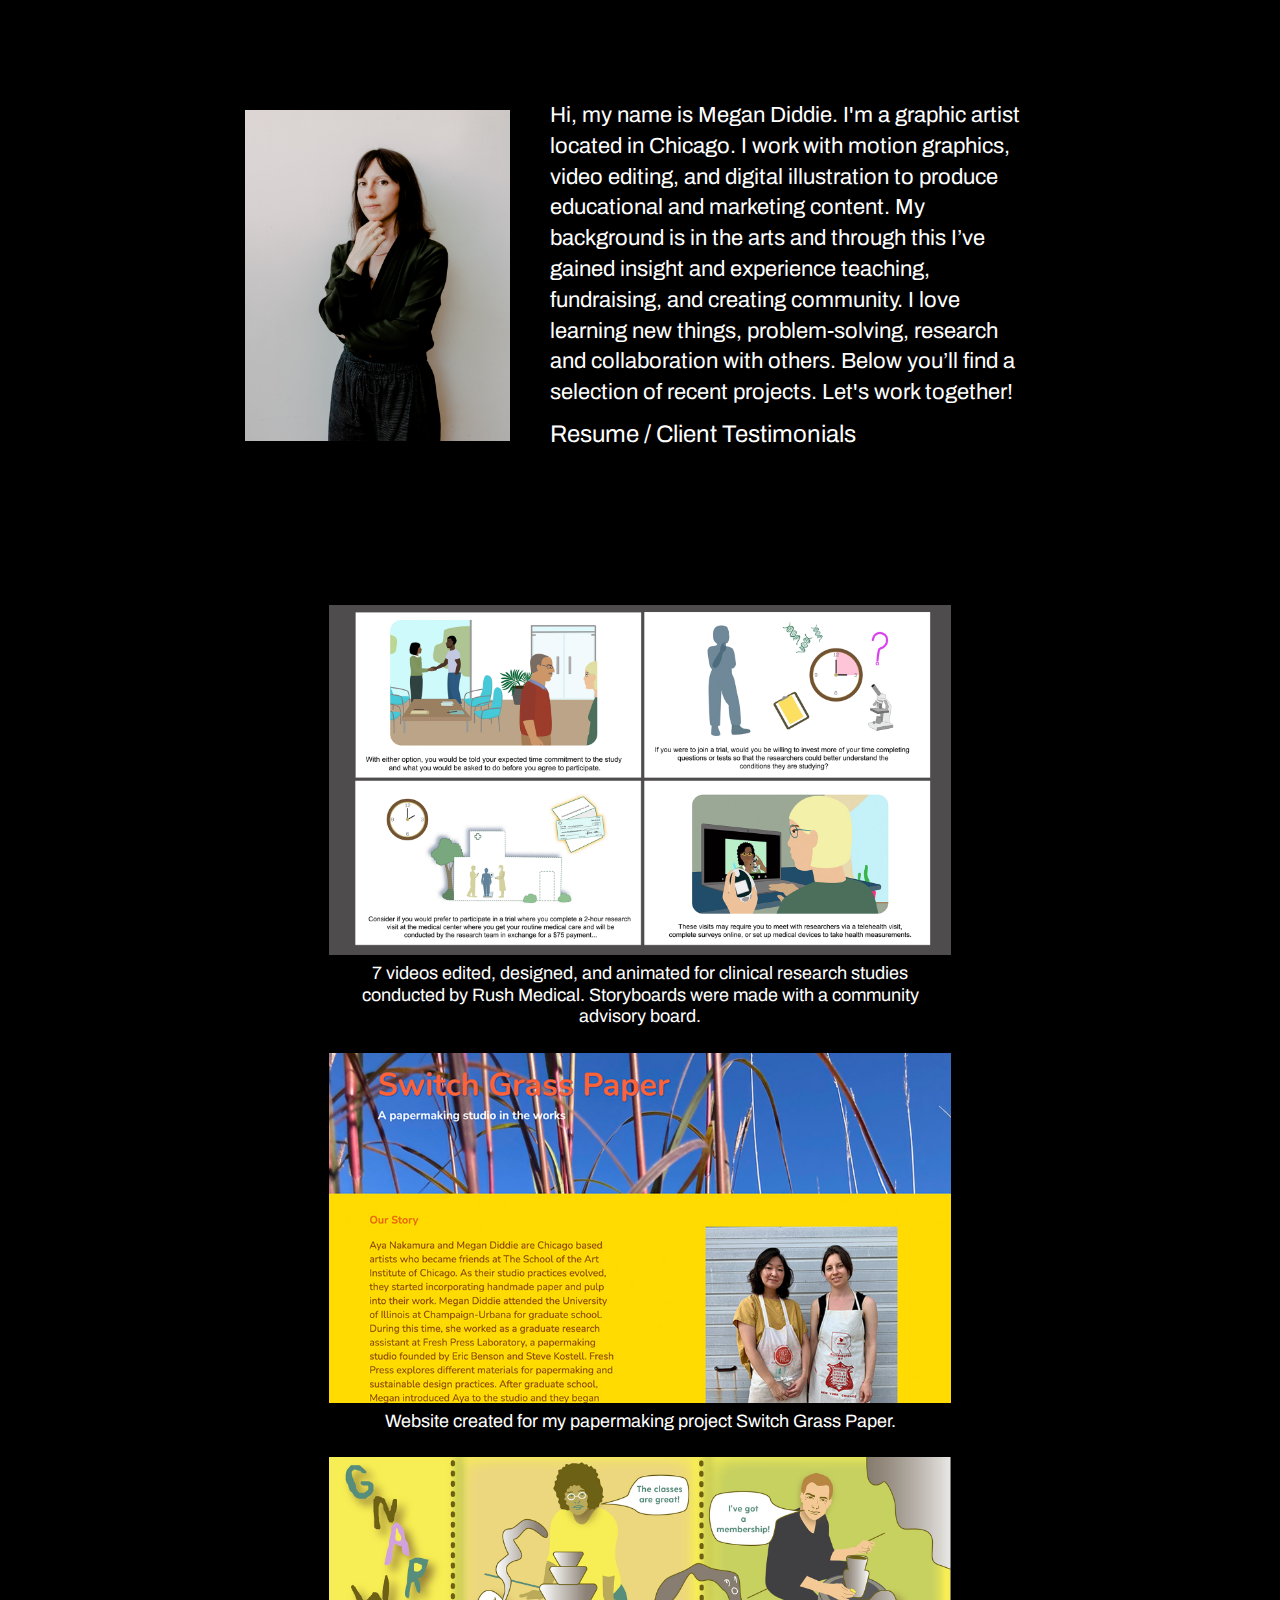
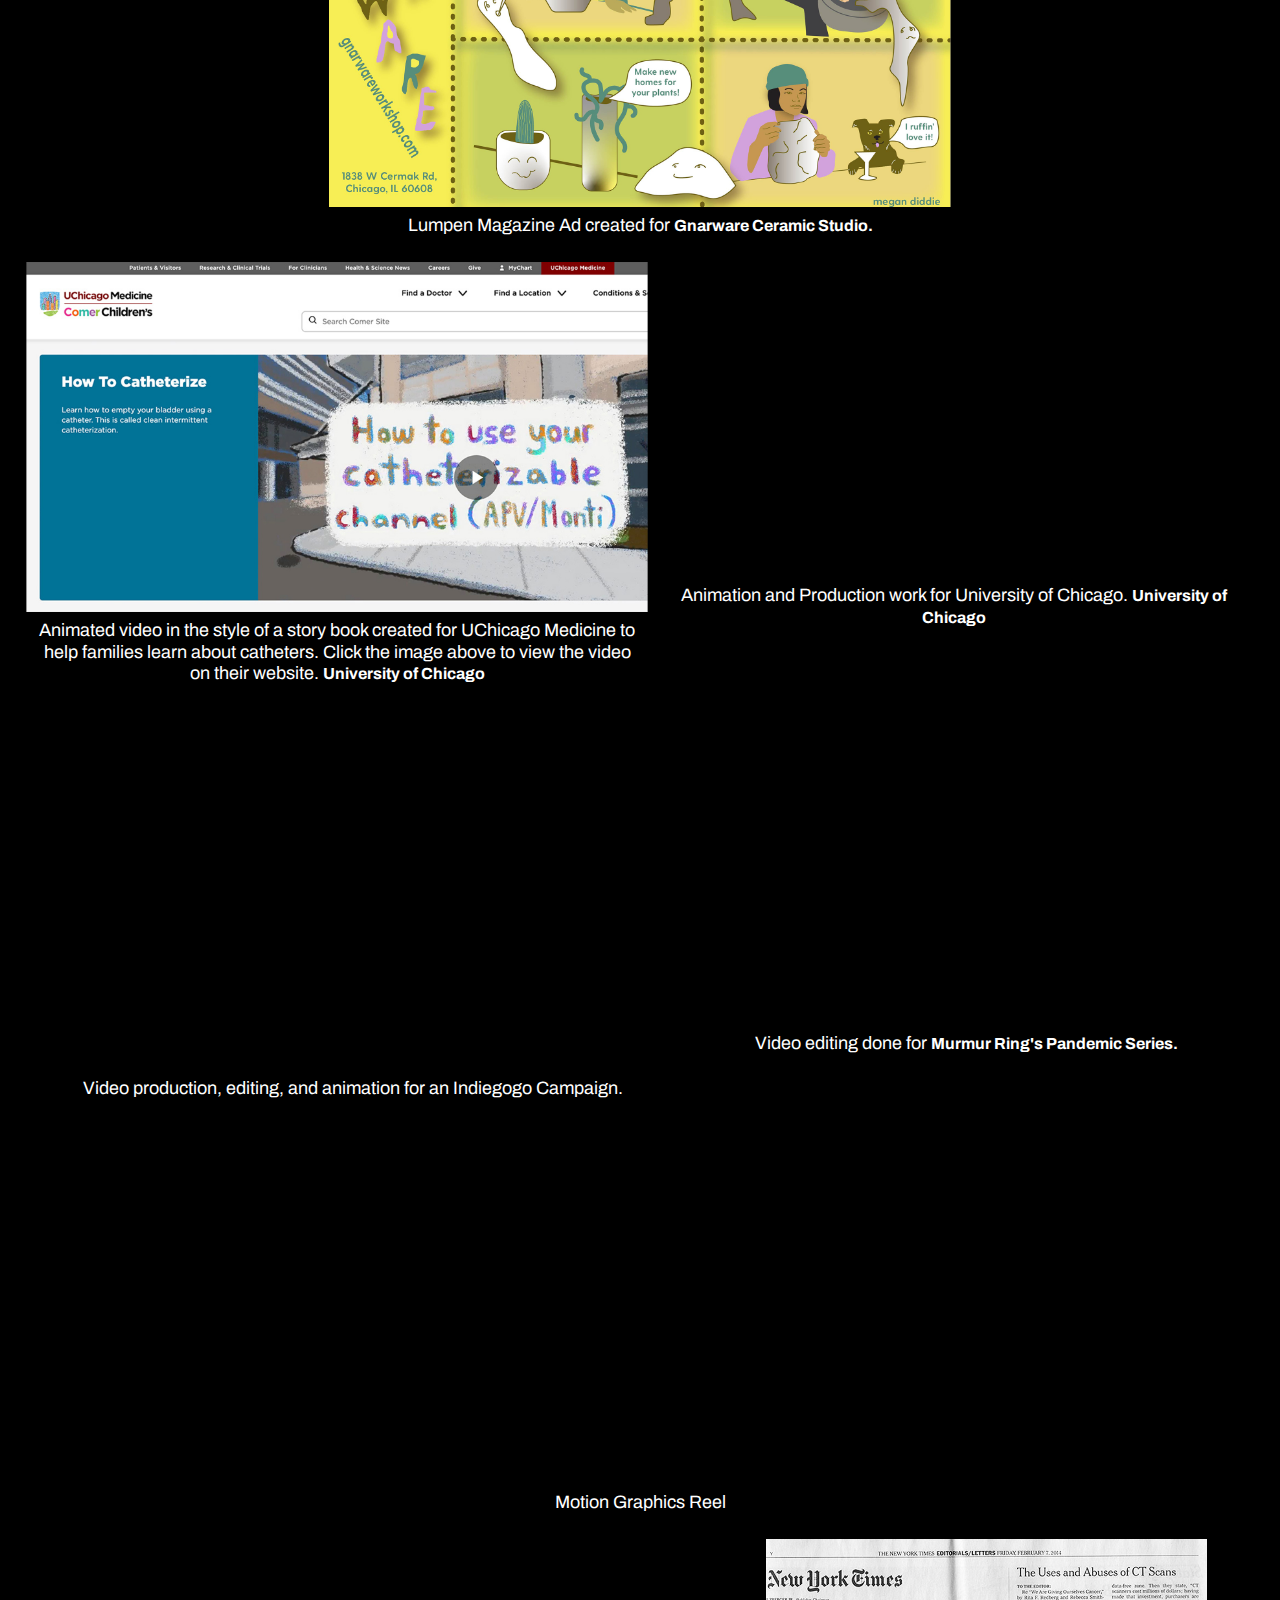
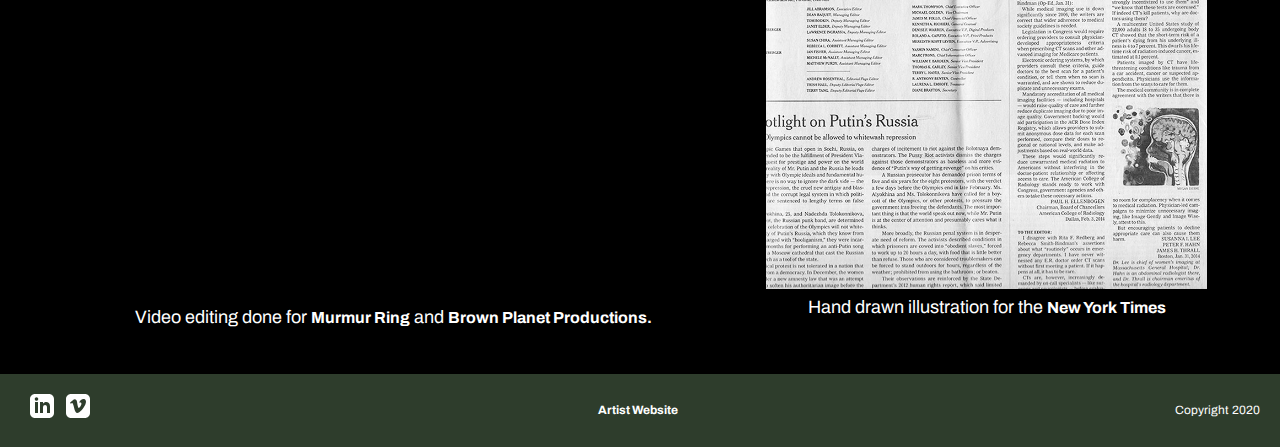
<file: index.html>
<!doctype html>
<html>
    <head>
        <title>Megan Diddie's Design Site</title>

        <link rel="preconnect" href="https://fonts.googleapis.com">
        <link rel="preconnect" href="https://fonts.gstatic.com" crossorigin>
        <link href="https://fonts.googleapis.com/css2?family=Archivo:ital,wght@0,100..900;1,100..900&display=swap" rel="stylesheet">

        <meta charset="utf-8"/>
        <link href="style.css" rel="stylesheet" type="text/css"/>
        <meta name="viewport" content="width=device-width, initial-scale=1">


       
        
    </head>
    <body>
    
        <!-- <header>
       <div> <img src="logo_site.svg"> </div>
        <div><h1> Megan Diddie </h1></div>
        <div> <h1>megan.diddie@gmail.com</h1></div> -->
       
           
            <!-- <p>
               Visual communicator working with illustration, video, motion graphics, and design. Kindly send inquiries to : megan.diddie@gmail.com -->
            <!-- </p> -->
<!--   
        </header> -->
                   
           
<section class="main content">

        <!-- <div class="work">
                <h2>Video</h2>
                <p>Adobe After Effects + Premiere + Illustrator + Stop Motion Animation</p>
                </div>
                
            <section class="motion-graphics"> -->
    
                        <!-- <div>
                            <iframe src="https://player.vimeo.com/video/536561238?badge=0&amp;autopause=0&amp;player_id=0&amp;app_id=58479" width="640" height="360" frameborder="0" allow="autoplay; fullscreen; picture-in-picture" allowfullscreen title="REEL_1.mp4"></iframe>
                            <p>Motion Graphics Reel</p>
                        </div>
                         -->
    
            <!-- </section>

            <section class="motion-graphics">
    
                    <div>
                        <iframe width="640" height="360" src="https://www.youtube.com/embed/6s6gB87uG4Y" title="YouTube video player" frameborder="0" allow="accelerometer; autoplay; clipboard-write; encrypted-media; gyroscope; picture-in-picture" allowfullscreen title="design museum video"></iframe>
                        <p>Sample of video editing done for Murmur Ring and Brown Planet Productions</p>
                    </div>

            </section>
     -->
    
            <!-- <section class="motion-graphics-mobile">
                    <div>
                                <iframe src="https://player.vimeo.com/video/536561238?badge=0&amp;autopause=0&amp;player_id=0&amp;app_id=58479" width="100%" height="100%" frameborder="0" allow="autoplay; fullscreen; picture-in-picture" allowfullscreen title="REEL_1.mp4"></iframe>
                    </div>

            </section>

            <section class="motion-graphics-mobile">
    
                    <div>
                                <iframe width="100%" height="100%" src="https://www.youtube.com/embed/6s6gB87uG4Y" title="YouTube video player" frameborder="0" allow="accelerometer; autoplay; clipboard-write; encrypted-media; gyroscope; picture-in-picture" allowfullscreen title="design museum video"></iframe>
                    </div>

            </section> -->
   
        <!-- <div class="work">
        <h2>Megan Diddie</h2>
        <div class="resume">
            <a href="resume.html" target="_blank">Resume /</a>
            <a href="testimonials.html" target="_blank">Client Testimonials</a>
         </div> -->


         <header>
            
            
       
     
        <section class ="about"> 


        <div class ="profileimg">
            <img src="About/profile_1.jpg">
        </div>
        
        <div class = "abouttext">
        <h1>Hi, my name is Megan Diddie. I'm a graphic artist located in Chicago. I work with motion graphics, video editing, and digital illustration to produce educational and marketing content. My background is in the arts and through this I’ve gained insight and experience teaching, fundraising, and creating community. I love learning new things, problem-solving, research and collaboration with others. Below you’ll find a selection of recent projects.  Let's work together!
        </h1>
        <nav>
                <a href="resume.html" target="_blank">Resume /</a>
                <a href="testimonials.html" target="_blank">Client Testimonials</a>
        </nav>
        </div>

      
        <!-- <div class="skill"> -->
            <!-- <h4>Skill Highlights</h4> -->
        <!-- <h1>
            Adobe Suite<br>
            Video editing and production<br>
            Teaching and instruction<br>
            Story Boarding<br>
            Animation <br>
            Illustration<br>
            Klaviyo<br>
            Shopify<br>
           

        </h1>
        </div> -->

        <!-- </section> -->
  

    </header>
       


       
            <section class="worksample">


            <div class ="sample">
            <a href="https://www.rush.edu/"><img src="MotionGraphics/rush_storyboard.jpg"></a>
            <div><p> 7 videos edited, designed, and animated for clinical research studies conducted by Rush Medical. Storyboards were made with a community advisory board.</p></div>
            </div>


            <div class ="sample">
            <a href="https://www.switchgrasspaper.com/"><img src="MotionGraphics/site.jpg"></a>
            <div><p> Website created for my papermaking project Switch Grass Paper.</p></div>
            </div>
    



                


                    <div class="sample">
                        <img src="Print/print_7.jpg" />
                        <div><p>Lumpen Magazine Ad created for <a href="https://www.gnarwareworkshop.com/" target="_blank">Gnarware Ceramic Studio.</a></p></div>
                         </div>


                <div class ="sample">
                <a href="https://www.uchicagomedicine.org/comer/conditions-services/urology"><img src="MotionGraphics/cath.jpg"></a>
                <div><p> Animated video in the style of a story book created for UChicago Medicine to help families learn about catheters. Click the image above to view the video on their website. <a href="https://www.uchicagomedicine.org/comer/conditions-services/urology" target="_blank">University of Chicago</a> </p></div>
                </div>

             
                <div class ="sample">
                    <iframe width="560" height="315" src="https://www.youtube.com/embed/xkGCLG7RIts?si=fcdJmjs-YiCV1SCk" title="YouTube video player" frameborder="0" allow="accelerometer; autoplay; clipboard-write; encrypted-media; gyroscope; picture-in-picture; web-share" referrerpolicy="strict-origin-when-cross-origin" allowfullscreen></iframe>
                    <div><p> Animation and Production work for University of Chicago. <a href="https://www.uchicago.edu/en" target="_blank">University of Chicago</a> </p></div>
                    </div>

              

                <div class = "sample">
                <iframe src="https://player.vimeo.com/video/807694525?h=3da297ae3d&amp;badge=0&amp;autopause=0&amp;player_id=0&amp;app_id=58479" width="640" height="360" frameborder="0"  allow="autoplay; fullscreen; picture-in-picture" allowfullscreen title="Switch Grass Fundraiser" p style="padding:10px;"></iframe>
                <div><p>Video production, editing, and animation for an Indiegogo Campaign.</p></div>
                </div>



                <div class ="sample">
                <iframe width="560" height="315" src="https://www.youtube.com/embed/7_dpgSLp65A" title="YouTube video player" frameborder="0" allow="accelerometer; autoplay; clipboard-write; encrypted-media; gyroscope; picture-in-picture" allowfullscreen title="Adriana Video"></iframe>
                 <div><p>Video editing done for <a href="https://www.murmur-ring.com/stories/pandemic-series" target="_blank">Murmur Ring's Pandemic Series.</a> </p></div>
                </div>

                
            
                <div class = "sample">
                <iframe src="https://player.vimeo.com/video/536561238?badge=0&amp;autopause=0&amp;player_id=0&amp;app_id=58479" width="640" height="360" frameborder="0" allow="autoplay; fullscreen; picture-in-picture" allowfullscreen title="REEL_1.mp4" p style="padding:10px;"></iframe>
                <div><p>Motion Graphics Reel</p></div>
                </div>


           

                 <div class ="sample">
                <iframe width="640" height="360" src="https://www.youtube.com/embed/6s6gB87uG4Y" title="YouTube video player" frameborder="0" allow="accelerometer; autoplay; clipboard-write; encrypted-media; gyroscope; picture-in-picture" allowfullscreen title="design museum video"></iframe>
                <div><p>Video editing done for <a href="https://www.murmur-ring.com/" target="_blank">Murmur Ring</a> and <a href="https://www.brownplanetfilms.com/work" target="_blank">Brown Planet Productions.</a></p></div>
                </div>




                <div class="sample">
                    <a href="https://www.nytimes.com/2014/02/07/opinion/the-uses-and-abuses-of-ct-scans.html" target="_blank"><img src="Illustration/illustration_5.jpg"/></a>
                    <div class="underlay"><p>Hand drawn illustration for the <a href="https://www.nytimes.com/2014/02/07/opinion/the-uses-and-abuses-of-ct-scans.html" target="_blank">New York Times</a></p></div>
                    </div>
        

                <!-- <div class="sample">
                <img src="Print/print_5.jpg" />
                <div><p>Art exhibit design</p></div>
                </div> -->

            
    

                <!-- <div class = "sample">
                    <iframe src="https://player.vimeo.com/video/411464890?h=68bb671f15&amp;badge=0&amp;autopause=0&amp;player_id=0&amp;app_id=58479" width="640" height="360" frameborder="0" allow="autoplay; fullscreen; picture-in-picture" allowfullscreen title="Thread #4" p style="padding:10px;"></iframe>
                    <div><p>Stop Motion animation created during lockdown.</p></div>
                    </div> -->
    
                    <!-- <div class="sample">
                        <iframe src="https://player.vimeo.com/video/438181443?h=7c9d5b586a&amp;badge=0&amp;autopause=0&amp;player_id=0&amp;app_id=58479"  width="360" height="360"  frameborder="0" allow="autoplay; fullscreen; picture-in-picture" allowfullscreen title="Print Ad" p style="padding:10px;"></iframe>
                        <div><p>Instagram post created for <a href="www.mothchicago.com" target="_blank">Moth Chicago</a></p> </div>
                    </div> -->

              


               



                         <!-- <div class="sample">
                <img src="Print/print_4.jpg" />
                <div><p>Wedding card design</p></div>
                </div> -->


                        <!-- <div class="sample">
                <img src="Print/print_6.jpg" />
                <div><p>Flyer Design</p></div>
                </div> -->
    
                <!-- <div class="sample">
                <img src="Illustration/illustration_4.jpg" />
                <div class="underlay"><p> Digital illustration</p></div>
                </div> -->


                      <!-- <div class ="sample">
                <iframe width="640" height="360" src="https://www.youtube.com/embed/m29hmv6fOwQ" title="YouTube video player" frameborder="0" allow="accelerometer; autoplay; clipboard-write; encrypted-media; gyroscope; picture-in-picture" allowfullscreen ></iframe>
                <div><p>Music Video created for <a href="https://www.instagram.com/zai_millie/" target="_blank">Zai Millie</a></p> </div>
                </div> -->
    
    
            
                  <!-- <div class="sample">
                <a href="https://www.graphicmedicine.org/the-human-microbiome-megan-diddie-interviews-dr-eugene-b-chang/" target="_blank"><img src="Illustration/illustration_10.jpg" /></a>
                <div class="underlay"><p>Handdrawn illustration used by <a href="https://www.graphicmedicine.org/the-human-microbiome-megan-diddie-interviews-dr-eugene-b-chang/" target="_blank">Graphic Medicine</a></p></div>
                </div>   -->
                   


                     <!-- <div class="drawing">
                    <img src="Illustration/illustration_13.jpg" />
                    <div class="underlay"><p>Digital illustration for a flyer</p></div>
                    </div> -->

                    <!-- <div class="drawing">
                    <a href="https://feralpony.com/endangered-species-print-project" target="_blank"><img src="Illustration/illustration_2.jpg" /></a>
                    <div class="underlay"><p>Handdrawn illustration for <a href="https://feralpony.com/endangered-species-print-project" target="_blank">the Endangered Species Print Project</a> </p></div>
                    </div> -->

                    <!-- <div class="print-production">
                    <img src="Print/print_2.jpg" />
                    <div><p>Grant funded book project</p></div>
                    </div> -->

                    <!-- <div class="print-production">
                    <img src="Print/Print_1.jpg" />
                    <div><p>Wedding card design</p></div>
                    </div> -->
              
                    <!-- <div class="drawing">
                    <a href="https://www.thephilosopher1923.org/" target="_blank"><img src="Illustration/illustration_12.jpg" /></a>
                    <div class="underlay"><p>Handdrawn image for <a href="https://www.thephilosopher1923.org/" target="_blank">The Philosopher</a>, issue titled 'This Life'</p></div>
                    </div> -->

                    <!-- </section>
                    <div class="work">
                    <h2>Print</h2>
                    <p>Adobe Indesign + Photoshop + Digital Print Production</p>
                    </div> -->
                    <!-- <section class="print"> -->

            </section>
        </section> 


            
<footer>

    <nav>
        <div class="icon">
        
            <a href="https://www.linkedin.com/in/megandiddie/" target="_blank">
            <svg xmlns="http://www.w3.org/2000/svg" width="24" height="24" viewBox="0 0 24 24">
                <path
                d="M19 0h-14c-2.761 0-5 2.239-5 5v14c0 2.761 2.239 5 5 5h14c2.762 0 5-2.239 5-5v-14c0-2.761-2.238-5-5-5zm-11 19h-3v-11h3v11zm-1.5-12.268c-.966 0-1.75-.79-1.75-1.764s.784-1.764 1.75-1.764 1.75.79 1.75 1.764-.783 1.764-1.75 1.764zm13.5 12.268h-3v-5.604c0-3.368-4-3.113-4 0v5.604h-3v-11h3v1.765c1.396-2.586 7-2.777 7 2.476v6.759z"
                />
            </svg>

            </a>
            <a href="https://vimeo.com/user71080065" target="_blank">
            <svg xmlns="http://www.w3.org/2000/svg" width="24" height="24" viewBox="0 0 24 24">
                <path
                d="M19 0h-14c-2.761 0-5 2.239-5 5v14c0 2.761 2.239 5 5 5h14c2.762 0 5-2.239 5-5v-14c0-2.761-2.238-5-5-5zm.248 10.732c-1.627 3.478-5.558 8.213-8.042 8.213-2.448 0-2.802-5.221-4.139-8.696-.657-1.709-1.082-1.317-2.315-.454l-.752-.97c1.798-1.581 3.599-3.418 4.705-3.52 1.245-.12 2.012.731 2.299 2.554.379 2.396.908 6.114 1.832 6.114.719 0 2.495-2.95 2.585-4.004.161-1.544-1.136-1.591-2.261-1.109 1.781-5.836 9.194-4.761 6.088 1.872z"
                /></svg></a>

            </div>
        </nav>


                       <!-- <div class="icon-mobile">
            
                            <a href="https://www.linkedin.com/in/megandiddie/" target="_blank">
                            <svg xmlns="http://www.w3.org/2000/svg" width="24" height="24" viewBox="0 0 24 24">
                                <path
                                d="M19 0h-14c-2.761 0-5 2.239-5 5v14c0 2.761 2.239 5 5 5h14c2.762 0 5-2.239 5-5v-14c0-2.761-2.238-5-5-5zm-11 19h-3v-11h3v11zm-1.5-12.268c-.966 0-1.75-.79-1.75-1.764s.784-1.764 1.75-1.764 1.75.79 1.75 1.764-.783 1.764-1.75 1.764zm13.5 12.268h-3v-5.604c0-3.368-4-3.113-4 0v5.604h-3v-11h3v1.765c1.396-2.586 7-2.777 7 2.476v6.759z"
                                />
                            </svg>
                            </a>
                            <a href="https://vimeo.com/user71080065" target="_blank">
                            <svg xmlns="http://www.w3.org/2000/svg" width="24" height="24" viewBox="0 0 24 24">
                                <path
                                d="M19 0h-14c-2.761 0-5 2.239-5 5v14c0 2.761 2.239 5 5 5h14c2.762 0 5-2.239 5-5v-14c0-2.761-2.238-5-5-5zm.248 10.732c-1.627 3.478-5.558 8.213-8.042 8.213-2.448 0-2.802-5.221-4.139-8.696-.657-1.709-1.082-1.317-2.315-.454l-.752-.97c1.798-1.581 3.599-3.418 4.705-3.52 1.245-.12 2.012.731 2.299 2.554.379 2.396.908 6.114 1.832 6.114.719 0 2.495-2.95 2.585-4.004.161-1.544-1.136-1.591-2.261-1.109 1.781-5.836 9.194-4.761 6.088 1.872z"
                                /></svg></a>
                    </div> -->



     <a href="https://www.megandiddie.com/">Artist Website</a>               
    <h3>Copyright 2020</h3>

</footer>





<script src="header.js"></script>


                  

    </body>
</html>
</file>
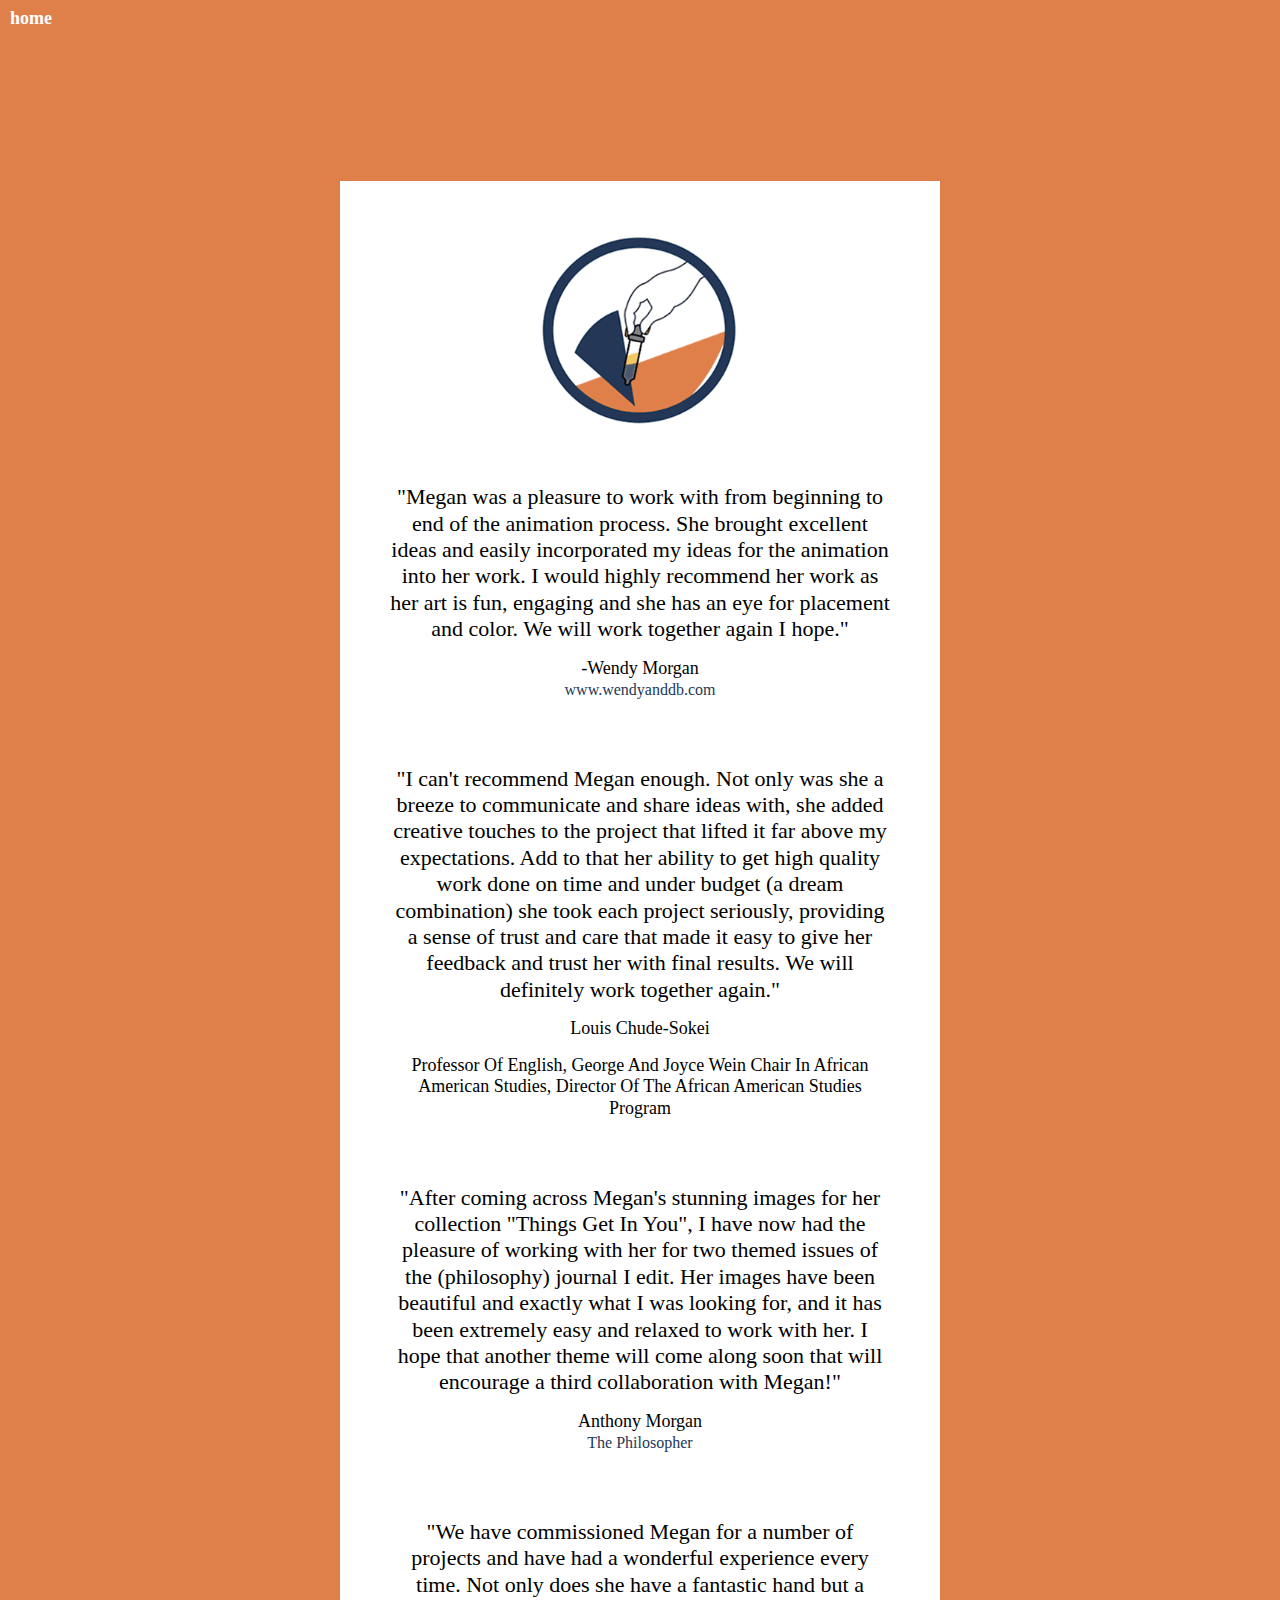
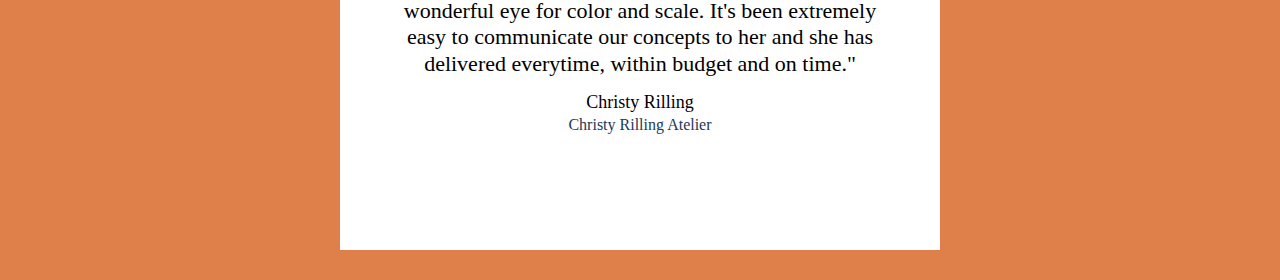
<file: testimonials.html>
<!doctype html>
<html>
    <head>
        <title>Megan Diddie's Design Site</title>
        <meta charset="utf-8"/>
        <link href="testimonialStyle.css" rel="stylesheet" type="text/css"/>
        <meta name="viewport" content="width=device-width, initial-scale=1">
        
    </head>
    <body>
        <div class = "home_button">
            <a href="index.html">home</a>
        </div>

        <section class="testimonials">

            <div class="gif">
                <img src="Animated_Logo.gif">
            </div>


            <div class = "first_quote">
                <h2>
                    <p>"Megan was a pleasure to work with from beginning to end of the animation process.  She brought excellent ideas and easily incorporated my ideas for the animation into her work.  I would highly recommend her work as her art is fun, engaging and she has an eye for placement and color.  We will work together again I hope."
                    </p>
                </h2>

                <h3>
                    <p>-Wendy Morgan<br>
                    <a href="www.wendyanddb.com">www.wendyanddb.com</a>
                </p>
                </h3>
            </div>
            
            <div class="second_quote">
                <h2>
                    <p>"I can't recommend Megan enough. Not only was she a breeze to communicate and share ideas with, she added creative touches to the project that lifted it far above my expectations. Add to that her ability to get high quality work done on time and under budget (a dream combination) she took each project seriously, providing a sense of trust and care that made it easy to give her feedback and trust her with final results. We will definitely work together again."
                    </p>
                </h2>
                <h3>
                    <p>Louis Chude-Sokei</p>
                    <p>Professor Of English, George And Joyce Wein Chair In African American Studies, Director Of The African American Studies Program</p>
                </h3>
                </div>

                <div class="second_quote">
                    <h2>
                        <p>"After coming across Megan's stunning images for her collection "Things Get In You", I have now had the pleasure of working with her for two themed issues of the (philosophy) journal I edit. Her images have been beautiful and exactly what I was looking for, and it has been extremely easy and relaxed to work with her. I hope that another theme will come along soon that will encourage a third collaboration with Megan!"
                        </p>
                    </h2>
                    <h3>
                        <p>Anthony Morgan</br>
                        <a href="https://www.thephilosopher1923.org/thompson-review">The Philosopher</a>
                        </p>
                            
                    </h3>
                </div>


                <div class="second_quote">
                    <h2>
                        <p>"We have commissioned Megan for a number of projects and have had a wonderful experience every time. Not only does she have a fantastic hand but a wonderful eye for color and scale. It's been extremely easy to communicate our concepts to her and she has delivered everytime, within budget and on time."</p>
                    </h2>
                    <h3>
                        <p>Christy Rilling</br>
                            <a href="https://www.christyrilling.com/">Christy Rilling Atelier</a>
                            </p>
                                
                    </h3>
                </div>

            

            </div>
        </section>
        
                  

    </body>
</html>
</file>
<file: style.css>
@import "font.css";
@import "base.css";

body {
  
    font-family: "Archivo", serif;
    font-size: 24px;
      background-color:  #000000;;
    line-height: 1.4;

   
    background-size:cover;
    background-position:center left;
 
  }

  
  header {
     
      background-size: cover;
      width:100%;
      height: 450px;
      padding: 0px 20px 20px 20px;
    

  }


  header h1 {
  
    font-size: 22px;
    color: #ffffff; 
  }

  header h4 {
    font-size:22px;
    color: #ffffff; 
  }


 section.about {

  margin: 80px 10px 80px 10px;
  display:flex;
  flex-direction:row;
  justify-content:center;
  align-items:center;
  

 }

 section.abouttext div {
  padding:10px;
  position:relative;
 }

 


  div.profileimg{
    float:left;
    max-width:25%;
    padding:20px;
    
  
  }

  div.abouttext {
    text-align:left;
    width:525px;
    padding:20px;
  }

  div.skill {
    float:left;
    padding:20px 20px 60px 20px;
    

  }




  header nav a {
    text-decoration: none;
    color: #fff; 
    font-weight:400;
    font-size:24px;
  
  }
  
  header nav {
  padding-top:10px;
  float:left;
 
  }





  h3 {
    font-size:12px;
    color: #ffffff;
   
  }


  h2 {
  
    font-size:22px;
    color: #243757;
  }
  

  







  .drawing {
    text-align:center;
  }


   p {
    color: #ffffff;

    font-size: 18px;
    line-height:1.2;
    /* font-weight:bolder; */
 
    max-width: 600px;
    margin-right: auto;
    margin-left: auto;

  }
  
  a {
    text-decoration:none;
    color: #ffffff;
    font-weight:700;
    font-size: 16px;
    
  }

  a:hover {
    cursor: cell;
    color:#df804b;
   }
  



  
  .icon svg {
    fill: #fff;
  }

  .icon-mobile {
    display:none;
  }


  div.testimonial_quotes {
    padding:20px;
  }

  div.testimonial_quotes p {
    font-size:24px;
    padding-bottom:10px;
  }

 .testimonials a {
    color:#df804b;
  }

  h3 {
    font-size: 12px;
  }
  
  div.work {
    text-align: left;
    width: 960px;
    margin-right: auto;
    margin-left: 80px;
  }

  
  div.work h2 {
    font-size: 44px;
    
  }
  
  section.worksample {
  
    padding: 75px 20px 20px 20px;
    /* align-items:center; */
    width: 100%;
    display: flex;
    flex-wrap: wrap;
    justify-content: space-evenly;
    text-align: center;
  }

 div.sample img {
    height:350px;
    /* padding:20px; */

  }

  div.sample p {
    padding-top:8px;
    padding-bottom:25px;
  }

  
  footer {
    display: flex;
    justify-content: space-between;
    align-items: center;
    padding: 20px;
    background-color: #2e3d2c;
    width:100%;
  }
  
  footer a {
    text-decoration: none;
    color:#fff;
    font-size:12px;
    padding-left:10px;
  }


  
  /* footer img {
    width: 50px;
    padding-right: 10px;
  } */
  
  /*First Media Query  */
  
  @media (max-width: 1000px) {

    body {
      margin-top:10px;
    }

    /* section p {
      display:none;

    } */

    /* div.resume {
      display:none;
    } */


    /* header {
      background-image:none;
      text-align: center;
      background-color: #df804b;
      width:100%;
    } */

    /* header nav {
      padding: 10px;
  
    } */
  
    div.work {
      width: 500px;
      margin-right: auto;
      margin-left: auto;
      padding: 0px 10px 5px 10px;
    }
  
     /* header p {
      font-size: 14px;
      max-width:660px;
    } */

    /* header nav a{
    font-size: 16px7
    } */

    p {
      font-size: 24px;
    }


    /* footer div.icon{
      display:none;
    } */
  }
  
  /* Second Media Query */
  
  @media (max-width: 640px) {
    
    /* body {
      margin-top:150px;
    } */

    
    /* header h1 {
      font-weight: 200;
      font-size: 16px;
    } */
  
  
    div.sample img {
      width: 100%;
      height: auto;
      padding: 10px;
    }
  
    div.work {
      width: 300px;
      margin-right: auto;
      margin-left: auto;
      padding: 0px 10px 0px 10px;
    }
  
    div.work h2 {
      font-size: 22px;
      padding-bottom: 5px;
    }
  
    p {
      font-size: 16px;
    }

    div.resumepdf {
      width:100%;
    }
  }


  .icon-mobile {
    fill:#fff;
  }

  .icon-mobile svg {
    padding-right:5px;
    fill: #fff;
  }

  .icon-mobile {
    fill:#fff;
  }

  .icon-mobile svg {
    padding-right:5px;
    fill: #fff;
  }


  
  /* last media inquiry */
  
  @media(max-width:400px){ 


section.motion-graphics {
  display:none;
}

header {
   margin-bottom: 25px;
}
    
    header h1 {
      font-size: 10px;
      color: #fff;
      padding-left:0;
    }
    
    header p {
      color: #fff;

      font-size: 12px;
      line-height:1.2;
      font-weight:400;
      padding-top: 5px;
      padding: 0 3px 0 3px;

      width:280px;
      margin-right: auto;
      margin-left: auto;
      padding-top: 10px;
    }

     p {

      color: #fff;

      font-size: 11px;
      line-height:1.2;
      font-weight:400;
      padding-top: 5px;
      padding-left:0;
      padding-bottom:10px;

      max-width: 960px;
      margin-right: auto;
      margin-left: auto;
      text-decoration:none;

    }

    header svg{
      display:none;
    }



  div.resume {
    font-size: 12px;
    padding-bottom: 10px;
  }
    
    header nav a {
       color: #fff;
       font-size:11px;

    }

    
    .icon svg {
    fill: #fff;
  }



  footer {
    font-size:8px;
    justify-content: space-between;
    padding:8px;
  }

  footer div.icon-mobile {
    display:flex;
    justify-content:center;
  }

  div.resumepdf {
    width:100%;
    height:100%;
    
  }

  section.motion-graphics video {
    padding: 10px 20px 5px 20px;
   
  }
  
  section.illustration img {
    padding: 10px 20px 0px 20px;
  }
  
  section.print img {
    padding: 10px 20px 0px 20px;
  }

  section {
    /* padding:5px 8px 10px 20px; */
    padding-top:5px;
    padding-bottom:30px;
    padding-right: 10px;
    padding-left:10px;
  }



  .icon-mobile {
    fill:#fff;
  }

  .icon-mobile svg {
    padding-right:5px;
    fill: #fff;
  }

  

}
</file>
<file: testimonialStyle.css>
@import "font.css";
@import "base.css";

body {
    font-family: Quicksand;
    font-size: 26px;
    background-color: #df804b;
    line-height: 1.2;
    
  }

  h2 {
      color:#000000;
      font-size:22px;
  }

  h3 {
      font-size:18px;
      
  }

  h3 a {
      font-size:16px;
      color:#243857;
  }

  a {
    color:#000000;
    font-size:18px;
    text-decoration:none;
  }

  .home_button a {
      color:#ffffff;
      padding:10px;
      font-weight:700;

  }

  p {
      padding-bottom:15px;
  }

  section.testimonials {
      margin:100px auto 30px auto;
      padding:50px;
      width:600px;
      background-color:#ffffff;
      text-align:center;
  }

  div.first_quote {
    text-align:center;
  }

  div.gif {
      width:200px;
      margin:0px auto 0px auto;
    
  }

  div {
      padding-bottom:50px;
  }


  @media (max-width:700px){

    section.testimonials {
        margin:30px auto 30px auto;
        padding:10px;
        width:375px;
       
    }


  }


  @media (max-width:400px){

    .gif img {
        width:100px;
    }

    section.testimonials {
        margin:20px auto 20px auto;
        padding:10px;
        width:275px;
       
    }

    div {
        padding-bottom:10px;
    }

  h2 {
    color:#000000;
    font-size:10px;
}

h3 {
    font-size:8px;
    
}

a {
  color:#000000;
  font-size:6px;
  text-decoration:none;
}

.gif img {
    width:100px;
    padding-bottom:15px;
}

p {
    padding-bottom:5px;
}
  


  }
</file>
